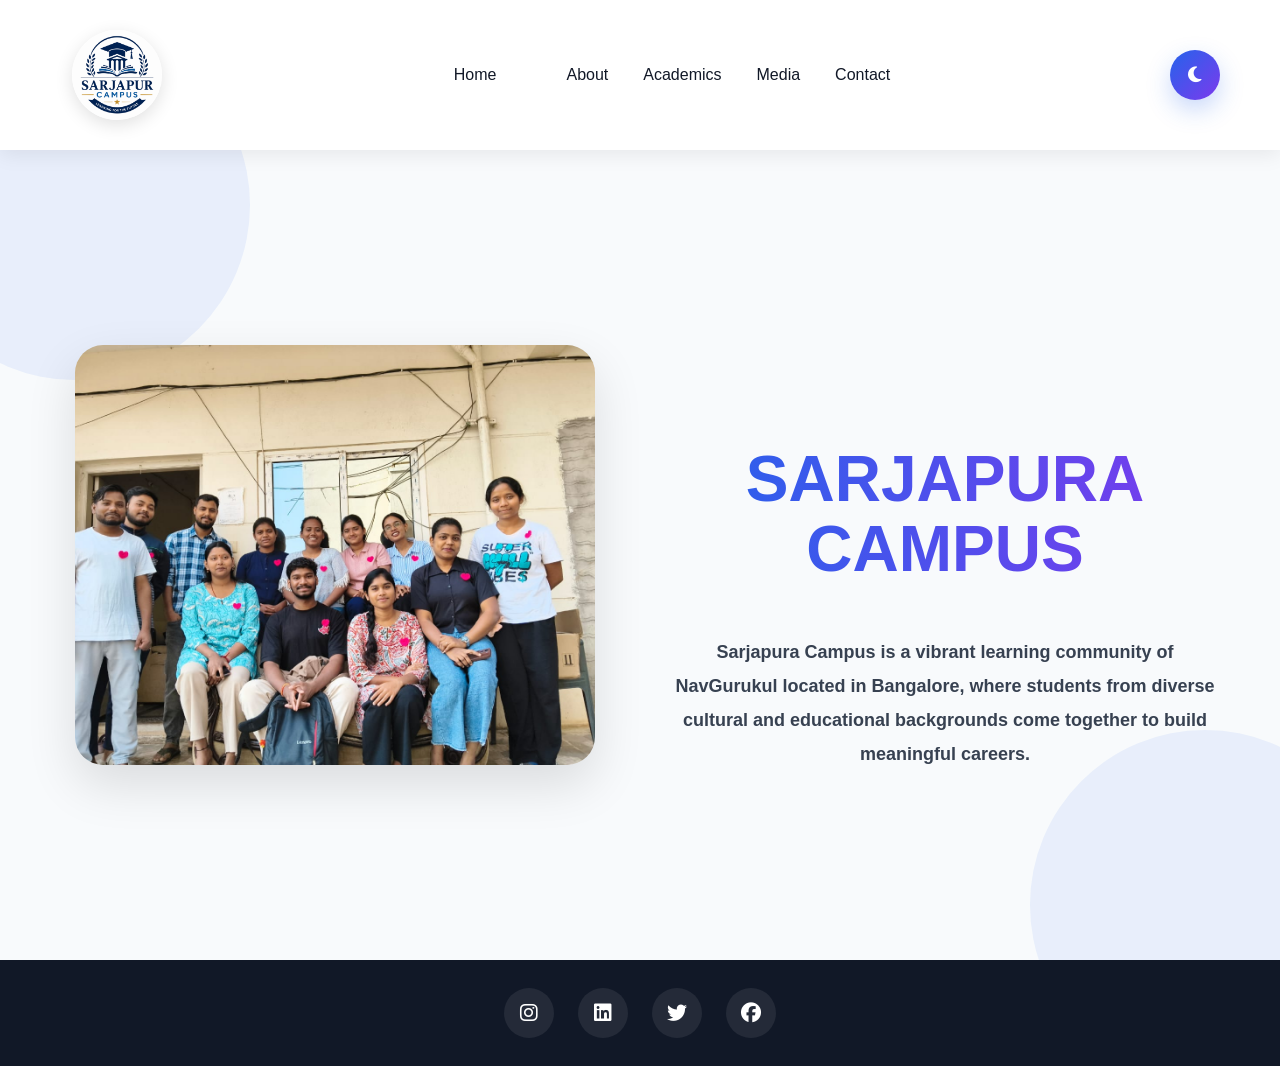
<file: project/index.html>
<!DOCTYPE html>
<html lang="en">

<head>
    <meta charset="UTF-8">
    <meta name="viewport" content="width=device-width, initial-scale=1.0">
    <link rel="stylesheet" href="./css/style.css">
    <title>SARJAPURA-NG</title>
    <link rel="shortcut icon" href="images/logo.jpg" type="image/x-icon">
    <link rel="stylesheet" href="https://cdnjs.cloudflare.com/ajax/libs/font-awesome/6.5.1/css/all.min.css">
</head>

<body>
    <header>
        <img src="./images/logo.jpg" height="100px">
        <nav class="navbar">

            <div class="dropdown">
                <a href="../index.html">Home</button>
            </div>

            <div class="dropdown">
                <button class="dropbtn">About</button>

                <div class="dropdown-content">
                    <a href="./pages/house.html">Houses</a>
                    <a href="./pages/team.html">Team</a>
                    <a href="./pages/council.html">Council</a>
                    <a href="./pages/alumni.html">Alumni</a>
                </div>
            </div>

            <div class="dropdown">
                <button class="dropbtn">Academics</button>

                <div class="dropdown-content">
                    <a href="./pages/programs.html">Programs</a>
                    <a href="./pages/curriculum.html">Curriculum</a>
                </div>
            </div>

            <div class="dropdown">
                <button class="dropbtn">Media</button>

                <div class="dropdown-content">
                    <a href="./pages/gallery.html">Memories</a>
                    <a href="./pages/celebrations.html">Celebrations</a>
                </div>
            </div>

            <div class="dropdown">
                <button class="dropbtn">Contact</button>

                <div class="dropdown-content">
                    <a href="./pages/contact.html">Contact</a>
                    <a href="./pages/feedback.html">Feedback</a>
                </div>
            </div>

        </nav>
        <button class="mode-btn">
            <i class="fa-solid fa-moon"></i>
        </button>
    </header>


    <main class="hero-section">

        <div class="hero-image">
            <img src="./images/team.jpeg" alt="">
        </div>

        <div class="hero-content">
            <h1>SARJAPURA CAMPUS</h1>

            <p>
                Sarjapura Campus is a vibrant learning community of NavGurukul located in Bangalore, where students from
                diverse cultural and educational backgrounds come together to build meaningful careers.
            </p>
        </div>

    </main>

    <footer>
        <div class="social-icons">
            <a href="https://www.instagram.com/ng_sarjapur?igsh=MXV0Y2RibTF5OWZvcQ%3D%3D" target="_blank"><i
                    class="fa-brands fa-instagram"></i></a>
            <a href="https://www.linkedin.com/school/navgurukul/" target="_blank"><i
                    class="fa-brands fa-linkedin"></i></a>
            <a href="https://x.com/navgurukul" target="_blank"><i class="fa-brands fa-twitter"></i></a>
            <a href="https://www.facebook.com/navgurukul?rdid=zTdsp96SzkZmkeNP&share_url=https%3A%2F%2Fwww.facebook.com%2Fshare%2F1ET22hd2AE%2F"
                target="_blank"><i class="fa-brands fa-facebook"></i></a>
        </div>
    </footer>

    <script src="./js/chatbox.js"></script>
</body>

</html>
</file>
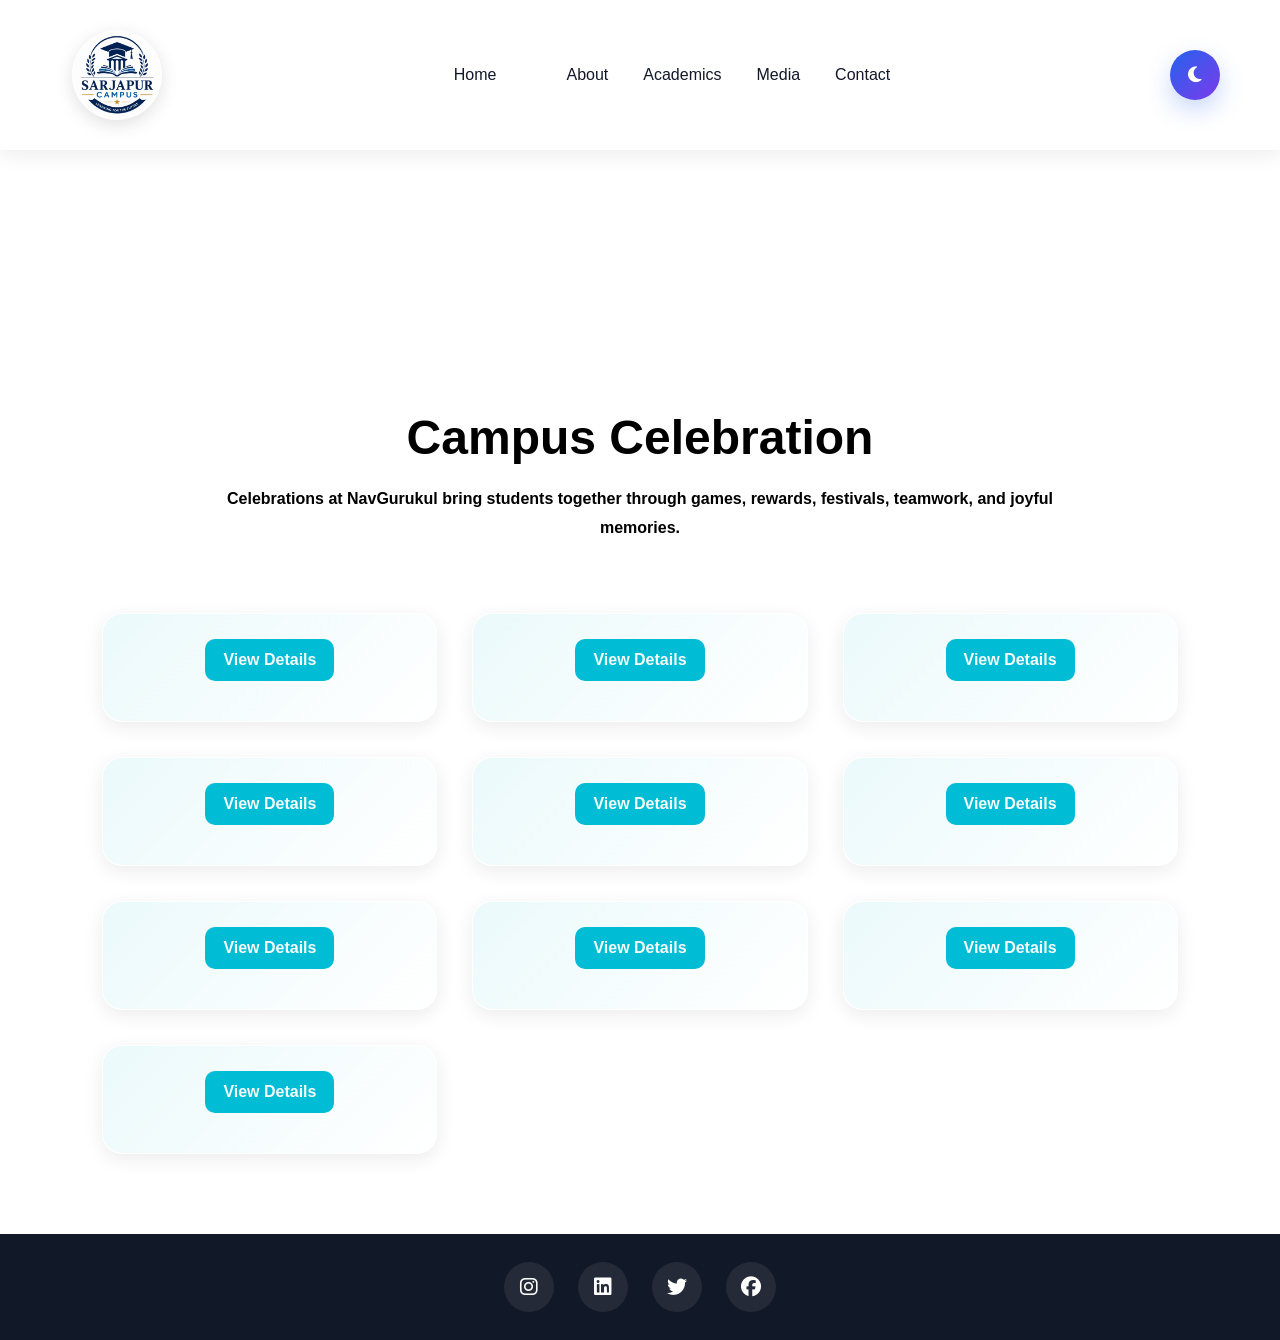
<file: project/pages/celebrations.html>
<!DOCTYPE html>
<html lang="en">

<head>
    <meta charset="UTF-8">
    <meta name="viewport" content="width=device-width, initial-scale=1.0">
    <title> Campus Celebration</title>
    <link rel="stylesheet" href="../css/style.css">
    <link rel="stylesheet" href="https://cdnjs.cloudflare.com/ajax/libs/font-awesome/6.5.1/css/all.min.css">
</head>

<body>
      <header>

        <img src="../images/logo.jpg">

        <nav class="navbar">

            <div class="dropdown">
                <a href="../index.html">Home</button>
            </div>

            <div class="dropdown">
                <button class="dropbtn">About</button>

                <div class="dropdown-content">
                    <a href="../pages/house.html">Houses</a>
                    <a href="../pages/team.html">Team</a>
                    <a href="../pages/council.html">Council</a>
                    <a href="../pages/alumni.html">Alumni</a>
                </div>
            </div>

            <div class="dropdown">
                <button class="dropbtn">Academics</button>

                <div class="dropdown-content">
                    <a href="../pages/programs.html">Programs</a>
                    <a href="../pages/corriculum.html">Curriculum</a>
                </div>
            </div>

            <div class="dropdown">
                <button class="dropbtn">Media</button>

                <div class="dropdown-content">
                    <a href="../pages/gellary.html">Memories</a>
                    <a href="../pages/celebrations.html">Celebrations</a>
                </div>
            </div>

            <div class="dropdown">
                <button class="dropbtn">Contact</button>

                <div class="dropdown-content">
                    <a href="../pages/contact.html">Contact</a>
                    <a href="../pages/feedback.html">Feedback</a>
                </div>
            </div>

        </nav>

        <button class="mode-btn">
            <i class="fa-solid fa-moon"></i>
        </button>

    </header>

    <section class="hero">

        <h1>Campus Celebration</h1>

        <p>
            Celebrations at NavGurukul bring students together
            through games, rewards, festivals, teamwork,
            and joyful memories.
        </p>

    </section>



    <section class="celebrations-container">

        <details class="Reward-card">

            <img src="../images/group.jpeg" alt="Reward Celebration" width="200" height="200">

            <h2>Effort Celebration</h2>

            <summary>View Details</summary>

            <p>
                At the end of every month, students are rewarded
                for their hard work, discipline, teamwork,
                and learning achievements. Celebration days
                begin with fun morning games and team activities.
            </p>

        </details>

        <details class="Republic-card">

            <img src="../images/republic.jpeg" alt="Republic Day" width="200" height="200">

            <h2>26 January Celebration</h2>

            <summary>View Details</summary>

            <p>
                Republic Day celebrations include patriotic
                activities, speeches, and inspiring programs
                that teach students the values of the nation.
            </p>

        </details>

        <details class="Holi-card">

            <img src="../images/holi.jpeg" alt="Holi" width="200" height="200">

            <h2>festivals Celebration</h2>

            <summary>View Details</summary>

            <p>
                Students celebrate Holi with colors, music,
                fun games, and happiness while enjoying
                beautiful moments together on campus.
            </p>

        </details>

        <details class="Independence-card">

            <img src="../images/independance.jpeg" alt="Independence Day" width="200" height="200">

            <h2>15 August Celebration</h2>

            <summary>View Details</summary>

            <p>
                Independence Day is celebrated with flag hoisting,
                patriotic songs, speeches, and cultural programs
                that show unity and love for the country.
            </p>

        </details>

        <details class="Christmas-card">

            <img src="../images/christmas.jpeg" alt="Christmas" width="200" height="200">

            <h2>Christmas Celebration</h2>

            <summary>View Details</summary>

            <p>
                Christmas is celebrated with decorations,
                music, dance, games, and joyful activities
                that create wonderful memories for students.
            </p>

        </details>

        <details class="Placement-card">

            <img src="../images/placement.jpeg" alt="Placement Farewell" width="200" height="200">

            <h2>Placement Farewell Celebration</h2>

            <summary>View Details</summary>

            <p>
                At NavGurukul, placement celebrations are very special
                moments for students. Friends and mentors gather together
                to celebrate the success of placed students with music,
                games, speeches, dancing, cake cutting, and memorable
                farewell activities.
            </p>

        </details>

        <details class="Workshops-card">

            <img src="../images/workshop.jpeg" alt="workshops-card" width="200" height="200">

            <h2>workshops</h2>

            <summary>View Details</summary>

            <p>
                Workshops at NavGurukul are designed to help students learn new skills
                through hands-on practice and real-world exposure. Students not only
                work on coding projects but also participate in industry visits and educational trips.
                These visits help them understand how companies work, improve practical knowledge,
                and connect classroom learning with real-life applications. Mentors guide
                students throughout these sessions to build confidence and technical skills.
            </p>

        </details>

        <details class="Hackathon-card">

            <img src="../images/hackathon.jpeg" alt="Hackathon-card" width="200" height="200">

            <h2>Hackathon</h2>

            <summary>View Details</summary>

            <p>

                Hackathons at NavGurukul are intensive learning events that usually
                run for 12 hours or 24 hours. During these hackathons,
                students work individually or in teams to build real projects,
                improve their coding skills, and enhance their profiles.
                Participants focus on problem-solving, creativity, and fast execution.
                It is similar to a real-world development environment where students design, code,
                and refine their projects within a limited time, helping them gain
                practical experience and confidence.

            </p>

        </details>

        <details class="Community events">

            <img src="../images/celebration.jpeg" alt="Holi" width="200" height="200">

            <h2>Community events </h2>

            <summary>View Details</summary>

            <p>

                Community events at NavGurukul are organized to bring all students
                together and build a strong sense of teamwork and belonging.
                These events include group activities, cultural programs, celebrations, discussions, and
                interactive sessions. Students get a chance to share their experiences,
                learn from each other, and enjoy moments outside regular academics.
                Community events help in improving communication, confidence, and
                collaboration among students while creating a positive and supportive campus environment.

            </p>

        </details>

        <details class="Competition-card">

            <img src="../images/Competition.jpeg" alt="Holi" width="200" height="200">

            <h2>Competition </h2>

            <summary>View Details</summary>

            <p>
                At NavGurukul, competitions are held between three houses
                where students participate in different activities and challenges.
                Each house works together as a team to perform their best, show coordination,
                and earn points through various tasks and events. At the end of the competition,
                the house with the highest performance is declared the winner. On the effort day,
                the winning house is appreciated and awarded as a recognition of their teamwork, discipline,
                and consistent effort throughout the competition.
            </p>

        </details>

    </section>

    <footer>
        <div class="social-icons">
            <a href="https://www.instagram.com/ng_sarjapur?igsh=MXV0Y2RibTF5OWZvcQ%3D%3D" target="_blank"><i
                    class="fa-brands fa-instagram"></i></a>
            <a href="https://www.linkedin.com/school/navgurukul/" target="_blank"><i
                    class="fa-brands fa-linkedin"></i></a>
            <a href="https://x.com/navgurukul" target="_blank"><i class="fa-brands fa-twitter"></i></a>
            <a href="https://www.facebook.com/navgurukul?rdid=zTdsp96SzkZmkeNP&share_url=https%3A%2F%2Fwww.facebook.com%2Fshare%2F1ET22hd2AE%2F"
                target="_blank"><i class="fa-brands fa-facebook"></i></a>
        </div>
    </footer>
</body>

</html>
</file>
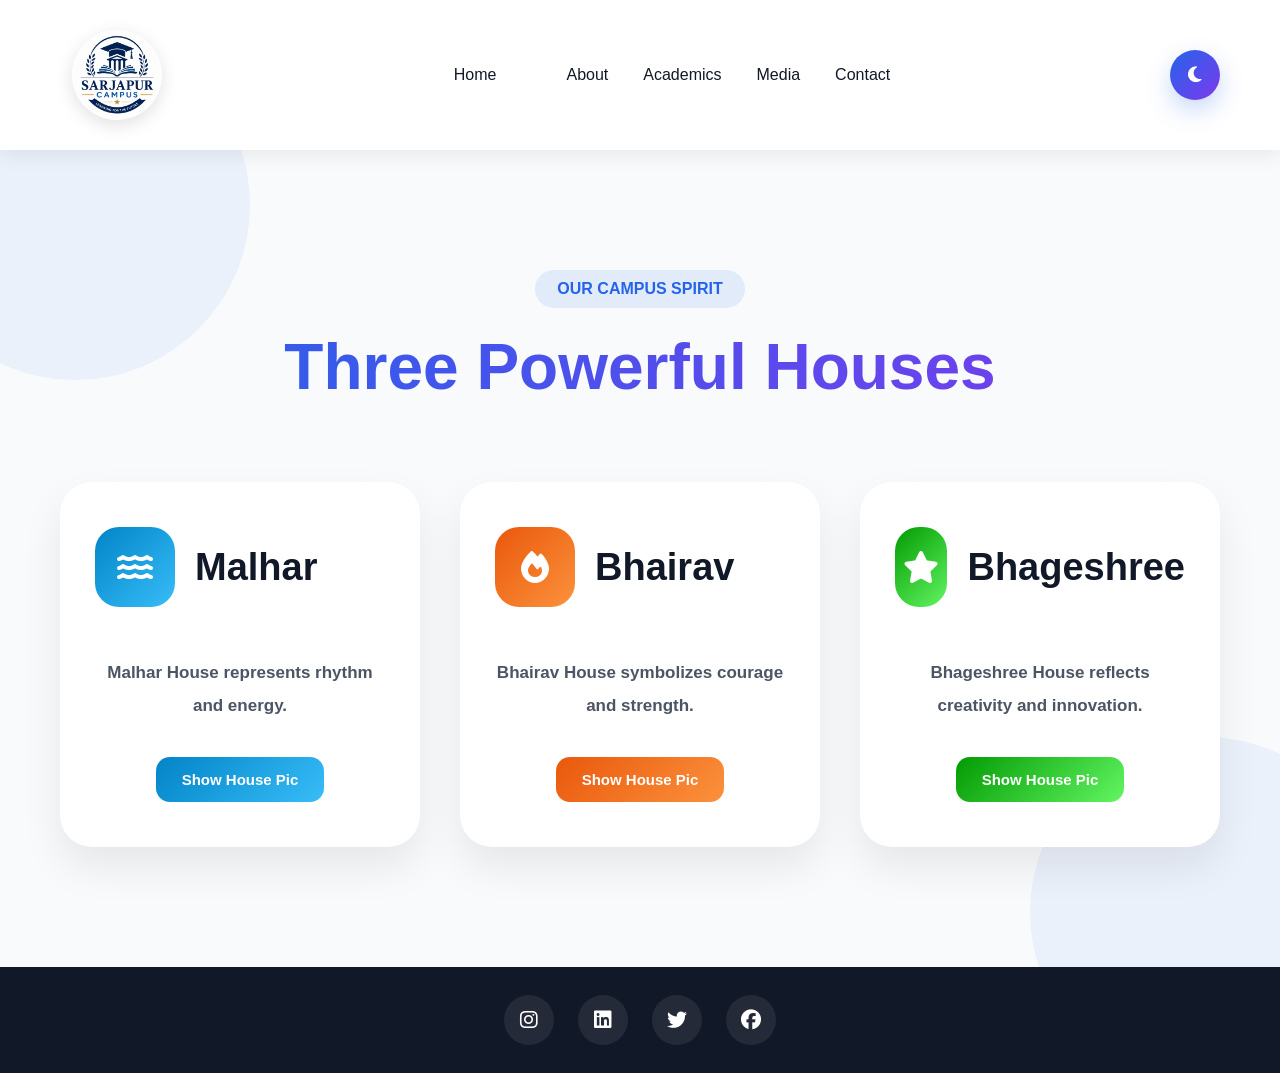
<file: project/pages/house.html>
<!DOCTYPE html>
<html lang="en">

<head>
    <meta charset="UTF-8">
    <meta name="viewport" content="width=device-width, initial-scale=1.0">
    <title>Houses</title>
    <link rel="stylesheet" href="../css/style.css">
    <link rel="stylesheet" href="https://cdnjs.cloudflare.com/ajax/libs/font-awesome/6.5.1/css/all.min.css">
</head>

<body>
     <header>

        <img src="../images/logo.jpg">

        <nav class="navbar">

            <div class="dropdown">
                <a href="../index.html">Home</button>
            </div>

            <div class="dropdown">
                <button class="dropbtn">About</button>

                <div class="dropdown-content">
                    <a href="../pages/house.html">Houses</a>
                    <a href="../pages/team.html">Team</a>
                    <a href="../pages/council.html">Council</a>
                    <a href="../pages/alumni.html">Alumni</a>
                </div>
            </div>

            <div class="dropdown">
                <button class="dropbtn">Academics</button>

                <div class="dropdown-content">
                    <a href="../pages/programs.html">Programs</a>
                    <a href="../pages/corriculum.html">Curriculum</a>
                </div>
            </div>

            <div class="dropdown">
                <button class="dropbtn">Media</button>

                <div class="dropdown-content">
                    <a href="../pages/gellary.html">Memories</a>
                    <a href="../pages/celebrations.html">Celebrations</a>
                </div>
            </div>

            <div class="dropdown">
                <button class="dropbtn">Contact</button>

                <div class="dropdown-content">
                    <a href="../pages/contact.html">Contact</a>
                    <a href="../pages/feedback.html">Feedback</a>
                </div>
            </div>

        </nav>

        <button class="mode-btn">
            <i class="fa-solid fa-moon"></i>
        </button>

    </header>

    <section class="houses-section">
        <div class="houses-title">
            <span>OUR CAMPUS SPIRIT</span>
            <h2>Three Powerful Houses</h2>
        </div>

        <div class="houses-wrapper">
            <!-- MALHAR -->
            <div class="house-card malhar-card">
                <div class="house-top">
                    <i class="fa-solid fa-water"></i>
                    <h3>Malhar</h3>
                </div>

                <p>
                    Malhar House represents rhythm and energy.
                </p>
                <button class="explore-btn" data-image="../images/malhar.jpg">
                    Show House Pic
                </button>

            </div>
            <!-- BHAIRAV -->
            <div class="house-card bhairav-card">
                <div class="house-top">
                    <i class="fa-solid fa-fire"></i>
                    <h3>Bhairav</h3>
                </div>
                <p>
                    Bhairav House symbolizes courage and strength.
                </p>
                <button class="explore-btn" data-image="../images/bhairav.jpg">
                    Show House Pic
                </button>

            </div>
            <!-- BHAGESHREE -->
            <div class="house-card bhageshree-card">
                <div class="house-top">
                    <i class="fa-solid fa-star"></i>
                    <h3>Bhageshree</h3>
                </div>
                <p>
                    Bhageshree House reflects creativity and innovation.
                </p>
                <button class="explore-btn" data-image="../images/bhageshree.jpg">
                    Show House Pic
                </button>
            </div>
        </div>

    </section>
    <!-- POPUP -->
    <div class="house-popup" id="housePopup">
        <span class="close-popup" id="closePopup">
            <i class="fa-solid fa-xmark"></i>
        </span>
        <img id="popupImage">
    </div>

    <footer>
        <div class="social-icons">
            <a href="https://www.instagram.com/ng_sarjapur?igsh=MXV0Y2RibTF5OWZvcQ%3D%3D" target="_blank"><i
                    class="fa-brands fa-instagram"></i></a>
            <a href="https://www.linkedin.com/school/navgurukul/" target="_blank"><i
                    class="fa-brands fa-linkedin"></i></a>
            <a href="https://x.com/navgurukul" target="_blank"><i class="fa-brands fa-twitter"></i></a>
            <a href="https://www.facebook.com/navgurukul?rdid=zTdsp96SzkZmkeNP&share_url=https%3A%2F%2Fwww.facebook.com%2Fshare%2F1ET22hd2AE%2F"
                target="_blank"><i class="fa-brands fa-facebook"></i></a>
        </div>
    </footer>

    <!-- JS -->
    <script src="../js/main.js"></script>
</body>

</html>
</file>
<file: project/css/style.css>
@import url('https://fonts.googleapis.com/css2?family=Poppins:wght@300;400;500;600;700&display=swap');

* {
    margin: 0;
    padding: 0;
    box-sizing: border-box;
}

body {
    font-family: 'Poppins', sans-serif;
    background: #f8fafc;
    color: #111827;
    overflow-x: hidden;
    transition: 0.4s ease;
}

header {
    width: 100%;
    padding: 18px 60px;
    display: flex;
    justify-content: space-between;
    align-items: center;
    position: sticky;
    top: 0;
    z-index: 1000;
    background: rgba(255, 255, 255, 0.85);
    backdrop-filter: blur(12px);
    box-shadow: 0 4px 20px rgba(0, 0, 0, 0.08);
}

header img {
    width: 90px;
    height: 90px;

    border-radius: 50%;
    object-fit: cover;
}

.navbar {
    display: flex;
    align-items: center;
    gap: 35px;
}

.navbar a,
.dropbtn {
    text-decoration: none;
    border: none;
    background: none;
    color: #111827;
    font-size: 16px;
    font-weight: 500;
    cursor: pointer;
    position: relative;
}

.navbar a::after,
.dropbtn::after {
    content: "";
    position: absolute;
    width: 0%;
    height: 2px;
    left: 0;
    bottom: -6px;
    background: #2563eb;
    transition: 0.3s ease;
}

.navbar a:hover::after,
.dropbtn:hover::after {
    width: 100%;
}

.navbar a:hover,
.dropbtn:hover {
    color: #2563eb;
}

.dropdown {
    position: relative;
}

.dropdown-content {
    position: absolute;
    top: 130%;
    left: 0;
    width: 220px;
    background: white;
    border-radius: 16px;
    overflow: hidden;
    box-shadow: 0 10px 30px rgba(0, 0, 0, 0.12);
    opacity: 0;
    visibility: hidden;
    transform: translateY(10px);
    transition: 0.35s ease;
}

.dropdown:hover .dropdown-content {
    opacity: 1;
    visibility: visible;
    transform: translateY(0);
}

.dropdown-content a {
    display: block;
    padding: 14px 18px;
    color: #111827;
    transition: 0.3s ease;
}

.dropdown-content a:hover {
    background: #f1f5f9;
    color: #2563eb;
    padding-left: 24px;
}

.mode-btn {
    width: 50px;
    height: 50px;
    border: none;
    border-radius: 50%;
    background: linear-gradient(135deg, #2563eb, #7c3aed);
    color: white;
    font-size: 18px;
    cursor: pointer;
    transition: 0.35s ease;
    box-shadow: 0 10px 25px rgba(37, 99, 235, 0.25);
}

.mode-btn:hover {
    transform: rotate(15deg) scale(1.05);
}

.hero-section {
    min-height: 90vh;
    padding: 80px 60px;
    display: flex;
    justify-content: space-between;
    align-items: center;
    gap: 60px;
    flex-wrap: wrap;
    position: relative;
    background: #f8fafc;
    overflow: hidden;
}

.hero-section::before,
.hero-section::after {
    content: "";
    position: absolute;
    width: 350px;
    height: 350px;
    border-radius: 50%;
    background: rgba(37, 99, 235, 0.08);
    animation: float 8s infinite ease-in-out;
}

.hero-section::before {
    top: -120px;
    left: -100px;
}

.hero-section::after {
    bottom: -120px;
    right: -100px;

    animation-delay: 2s;
}

/* HERO CONTENT */

.hero-content {

    flex: 1;
    min-width: 300px;

    position: relative;
    z-index: 1;

    animation: fadeUp 1s ease;
}

.hero-content h1 {

    font-size: 64px;

    line-height: 1.1;

    margin-bottom: 24px;

    background:
        linear-gradient(to right, #2563eb, #7c3aed);

    -webkit-background-clip: text;

    color: transparent;
}

.hero-content p {

    font-size: 18px;

    line-height: 1.9;

    max-width: 650px;

    color: #374151;
}

/* HERO IMAGE */

.hero-image {

    flex: 1;

    display: flex;
    justify-content: center;

    min-width: 300px;

    position: relative;
    z-index: 1;

    animation: fadeUp 1.2s ease;
}

.hero-image img {

    width: 100%;
    max-width: 520px;

    height: 420px;

    object-fit: cover;

    border-radius: 28px;

    box-shadow:
        0 20px 50px rgba(0, 0, 0, 0.12);

    transition: 0.35s ease;
}

.hero-image img:hover {

    transform: scale(1.03);
}

.rating-box {
    margin-bottom: 30px;
}

.rating-box h3 {
    margin-bottom: 14px;
    color: #111827;
    font-size: 18px;
}

.stars {
    display: flex;
    flex-direction: row-reverse;
    justify-content: flex-end;
    gap: 10px;
}

/* HIDE RADIO */

.stars input {
    display: none;
}

/* STAR */

.stars label {
    font-size: 32px;
    color: #d1d5db;
    cursor: pointer;
    transition: 0.3s ease;
}

/* HOVER EFFECT */

.stars label:hover,
.stars label:hover~label {
    color: #facc15;
}

/* SELECTED */

.stars input:checked~label {
    color: #facc15;
}

.feedback-container,
.contact-section {

    min-height: 100vh;

    padding: 80px 60px;

    display: flex;
    justify-content: center;
    align-items: center;

    gap: 60px;

    flex-wrap: wrap;

    position: relative;

    background: #f8fafc;

    overflow: hidden;
}

/* BACKGROUND CIRCLES */

.feedback-container::before,
.feedback-container::after,
.contact-section::before,
.contact-section::after {

    content: "";

    position: absolute;

    width: 350px;
    height: 350px;

    border-radius: 50%;

    background:
        rgba(37, 99, 235, 0.08);

    z-index: 0;

    animation: float 8s infinite ease-in-out;
}

.feedback-container::before,
.contact-section::before {

    top: -100px;
    left: -100px;
}

.feedback-container::after,
.contact-section::after {

    bottom: -120px;
    right: -100px;

    animation-delay: 2s;
}

/* LEFT SECTION */

.feedback-left,
.contact-left {

    flex: 1;
    min-width: 300px;

    position: relative;
    z-index: 1;

    animation: fadeUp 1s ease;
}

.feedback-left h1,
.contact-left h1 {

    font-size: 60px;

    line-height: 1.1;

    margin-bottom: 20px;

    background:
        linear-gradient(to right, #2563eb, #7c3aed);

    -webkit-background-clip: text;

    color: transparent;
}

.feedback-left p,
.contact-left p {

    font-size: 18px;

    line-height: 1.8;

    color: #374151;

    margin-bottom: 40px;
}

/* ICONS */

.feedback-icons,
.contact-info {

    display: flex;
    flex-direction: column;
    gap: 22px;
}

.feedback-icons div,
.contact-info div {

    display: flex;
    align-items: center;
    gap: 16px;

    font-size: 18px;

    color: #111827;
}

.feedback-icons i,
.contact-info i {

    width: 55px;
    height: 55px;

    border-radius: 50%;

    background:
        linear-gradient(135deg, #2563eb, #7c3aed);

    color: white;

    display: flex;
    justify-content: center;
    align-items: center;

    box-shadow:
        0 10px 20px rgba(37, 99, 235, 0.2);
}

/* FORM BOX */

.feedback-form-box,
.contact-form-box {

    flex: 1;
    min-width: 320px;

    padding: 45px;

    border-radius: 30px;

    background: white;

    position: relative;
    z-index: 1;

    box-shadow:
        0 20px 50px rgba(0, 0, 0, 0.08);

    animation: fadeUp 1.2s ease;
}

.feedback-form-box h2,
.contact-form-box h2 {

    font-size: 32px;

    margin-bottom: 30px;

    color: #111827;
}

/* INPUT BOX */

.input-box {

    position: relative;

    margin-bottom: 28px;
}

/* INPUT */

.input-box input,
.input-box textarea {

    width: 100%;

    padding: 16px;

    border: 1px solid #dbe2ea;

    outline: none;

    border-radius: 14px;

    background: #f9fafb;

    color: #111827;

    font-size: 16px;

    transition: 0.3s ease;
}

.input-box textarea {

    resize: none;

    height: 140px;
}

/* INPUT FOCUS */

.input-box input:focus,
.input-box textarea:focus {

    border-color: #2563eb;

    box-shadow:
        0 0 0 4px rgba(37, 99, 235, 0.1);
}

/* LABEL */

.input-box label {

    position: absolute;

    left: 16px;
    top: 16px;

    color: #6b7280;

    pointer-events: none;

    transition: 0.3s ease;
}

/* FLOAT LABEL */

.input-box input:focus~label,
.input-box input:valid~label,
.input-box textarea:focus~label,
.input-box textarea:valid~label {

    top: -10px;
    left: 12px;

    font-size: 13px;

    background: white;

    padding: 2px 8px;

    color: #2563eb;
}

/* BUTTON */

.feedback-form-box button,
.contact-form-box button {

    width: 100%;

    padding: 16px;

    border: none;
    border-radius: 14px;

    background:
        linear-gradient(135deg, #2563eb, #7c3aed);

    color: white;

    font-size: 17px;
    font-weight: 600;

    cursor: pointer;

    transition: 0.35s ease;
}

.feedback-form-box button:hover,
.contact-form-box button:hover {

    transform: translateY(-4px);

    box-shadow:
        0 15px 30px rgba(37, 99, 235, 0.25);
}


/* =========================
   FOOTER
========================= */

footer {

    padding: 28px 40px;

    display: flex;
    justify-content: center;
    align-items: center;

    background: #111827;

    position: relative;
    z-index: 10;
}

.social-icons {

    display: flex;

    gap: 24px;
}

.social-icons a {

    width: 50px;
    height: 50px;

    display: flex;
    justify-content: center;
    align-items: center;

    border-radius: 50%;

    background:
        rgba(255, 255, 255, 0.08);

    color: white;

    text-decoration: none;

    font-size: 20px;

    transition: 0.3s ease;
}

.social-icons a:hover {

    transform: translateY(-5px);

    background: #2563eb;
}

/* =========================
   ANIMATIONS
========================= */

@keyframes float {

    0%,
    100% {
        transform: translateY(0px);
    }

    50% {
        transform: translateY(25px);
    }
}

@keyframes fadeUp {

    from {
        opacity: 0;
        transform: translateY(70px);
    }

    to {
        opacity: 1;
        transform: translateY(0);
    }
}

/* =========================
   RESPONSIVE
========================= */

@media (max-width: 992px) {

    header {

        padding: 18px 25px;

        flex-direction: column;

        gap: 20px;
    }

    .navbar {

        flex-wrap: wrap;

        justify-content: center;

        gap: 20px;
    }

    .hero-section,
    .feedback-container,
    .contact-section {

        flex-direction: column;

        text-align: center;

        padding: 60px 20px;
    }

    .hero-content h1,
    .feedback-left h1,
    .contact-left h1 {

        font-size: 42px;
    }

    .feedback-form-box,
    .contact-form-box {

        width: 100%;
    }

    .feedback-icons div,
    .contact-info div {

        justify-content: center;
    }
}

@media (max-width: 600px) {

    .hero-content h1,
    .feedback-left h1,
    .contact-left h1 {

        font-size: 32px;
    }

    .hero-content p,
    .feedback-left p,
    .contact-left p {

        font-size: 16px;
    }

    .navbar {

        gap: 14px;
    }

    .dropdown-content {

        width: 180px;
    }

    .social-icons {

        gap: 14px;
    }
}

/* =========================
   HOUSES SECTION
========================= */

.houses-section {

    padding: 120px 60px;

    background: #f8fafc;

    position: relative;

    overflow: hidden;
}

/* BACKGROUND EFFECT */

.houses-section::before,
.houses-section::after {

    content: "";
    position: absolute;
    width: 350px;
    height: 350px;
    border-radius: 50%;

    background: rgba(37, 99, 235, 0.06);

    z-index: 0;

    animation: float 8s infinite ease-in-out;
}

.houses-section::before {

    top: -120px;
    left: -100px;
}

.houses-section::after {

    bottom: -120px;
    right: -100px;

    animation-delay: 2s;
}

/* =========================
   TITLE
========================= */

.houses-title {

    text-align: center;

    margin-bottom: 80px;

    position: relative;

    z-index: 1;
}

.houses-title span {

    display: inline-block;

    padding: 10px 22px;

    border-radius: 40px;

    background: rgba(37, 99, 235, 0.1);

    color: #2563eb;

    font-weight: 600;

    margin-bottom: 24px;
}

.houses-title h2 {

    font-size: 64px;

    line-height: 1.1;

    margin-bottom: 24px;

    background:
        linear-gradient(to right, #2563eb, #7c3aed);

    -webkit-background-clip: text;

    color: transparent;
}

.houses-title p {

    max-width: 760px;

    margin: auto;

    font-size: 18px;

    line-height: 1.9;

    color: #4b5563;
}

/* =========================
   WRAPPER
========================= */

.houses-wrapper {

    display: grid;

    grid-template-columns:
        repeat(auto-fit, minmax(320px, 1fr));

    gap: 40px;

    position: relative;

    z-index: 1;
}

/* =========================
   CARD
========================= */

.house-card {

    position: relative;

    padding: 45px 35px;

    border-radius: 32px;

    overflow: hidden;

    background: white;

    transition: 0.4s ease;

    box-shadow:
        0 20px 40px rgba(0, 0, 0, 0.08);
}

.house-card:hover {

    transform:
        translateY(-12px) scale(1.02);

    box-shadow:
        0 30px 60px rgba(0, 0, 0, 0.14);
}

/* =========================
   GLOW EFFECT
========================= */

.house-glow {

    position: absolute;

    width: 180px;
    height: 180px;

    border-radius: 50%;

    top: -60px;
    right: -60px;

    opacity: 0.12;
}

/* MALHAR */

.malhar-card .house-glow {
    background: #0ea5e9;
}

/* BHAIRAV */

.bhairav-card .house-glow {
    background: #f97316;
}

/* BHAGESHREE */

.bhageshree-card .house-glow {
    background: #a855f7;
}

/* =========================
   TOP AREA
========================= */

.house-top {

    display: flex;

    align-items: center;

    gap: 20px;

    margin-bottom: 30px;

    position: relative;

    z-index: 2;
}

/* ICON */

.house-top i {

    width: 80px;
    height: 80px;

    border-radius: 24px;

    display: flex;

    justify-content: center;
    align-items: center;

    color: white;

    font-size: 32px;
}

/* ICON COLORS */

.malhar-card .house-top i {

    background:
        linear-gradient(135deg, #0284c7, #38bdf8);
}

.bhairav-card .house-top i {

    background:
        linear-gradient(135deg, #ea580c, #fb923c);
}

.bhageshree-card .house-top i {

    background:
        linear-gradient(135deg, #029a02, #62f662);
}

/* TITLE */

.house-top h3 {

    font-size: 38px;

    color: #111827;
}

/* =========================
   PARAGRAPH
========================= */

.house-card p {

    font-size: 17px;

    line-height: 1.9;

    color: #4b5563;

    margin-bottom: 35px;

    position: relative;

    z-index: 2;
}

/* =========================
   BUTTON
========================= */

.house-card button {

    padding: 14px 26px;

    border: none;

    border-radius: 14px;

    color: white;

    font-size: 15px;

    font-weight: 600;

    cursor: pointer;

    transition: 0.35s ease;

    position: relative;

    z-index: 2;
}

/* BUTTON COLORS */

.malhar-card button {

    background:
        linear-gradient(135deg, #0284c7, #38bdf8);
}

.bhairav-card button {

    background:
        linear-gradient(135deg, #ea580c, #fb923c);
}

.bhageshree-card button {

    background:
        linear-gradient(135deg, #029a02, #62f662);
}

/* BUTTON HOVER */

.house-card button:hover {

    transform: translateY(-4px);
}

/* =========================
   ANIMATION
========================= */

@keyframes float {

    0%,
    100% {
        transform: translateY(0px);
    }

    50% {
        transform: translateY(25px);
    }
}

/* =========================
   DARK MODE
========================= */

.dark-mode .houses-section {

    background: #0f172a;
}

.dark-mode .house-card {

    background: #1e293b;
}

.dark-mode .house-top h3 {

    color: white;
}

.dark-mode .house-card p,
.dark-mode .houses-title p {

    color: #cbd5e1;
}

/* =========================
   RESPONSIVE
========================= */

@media (max-width: 768px) {

    .houses-section {

        padding: 80px 20px;
    }

    .houses-title h2 {

        font-size: 42px;
    }

    .house-top {

        flex-direction: column;

        text-align: center;
    }

    .house-top h3 {

        font-size: 32px;
    }
}

/* =========================
    background: linear-gradient(135deg, #7c3aed, #ec4899);
}

.house-card button:hover {

    transform: translateY(-4px);
}

/* DARK MODE */

.dark-mode .houses-section {
    background: #0f172a;
}

.dark-mode .house-card {
    background: #1e293b;
}

.dark-mode .house-top h3 {
    color: white;
}

.dark-mode .house-card p,
.dark-mode .houses-title p {
    color: #cbd5e1;
}

/* ANIMATION */

@keyframes float {

    0%,
    100% {
        transform: translateY(0px);
    }

    50% {
        transform: translateY(25px);
    }
}

/* RESPONSIVE */

@media (max-width: 768px) {

    .houses-section {
        padding: 80px 20px;
    }

    .houses-title h2 {
        font-size: 42px;
    }

    .house-top {
        flex-direction: column;
        text-align: center;
    }

    .house-top h3 {
        font-size: 32px;
    }
}


/* POPUP */

.house-popup {

    position: fixed;

    inset: 0;

    background: rgba(0, 0, 0, 0.8);

    display: flex;

    justify-content: center;
    align-items: center;

    opacity: 0;

    visibility: hidden;

    transition: 0.4s ease;

    z-index: 999;
}

/* SHOW */

.house-popup.show {

    opacity: 1;

    visibility: visible;
}

/* IMAGE */

.house-popup img {

    width: 90%;

    max-width: 800px;

    border-radius: 24px;

    transform: scale(0.8);

    transition: 0.4s ease;
}

.house-popup.show img {

    transform: scale(1);
}

/* CLOSE */

.close-popup {

    position: absolute;

    top: 30px;
    right: 40px;

    width: 55px;
    height: 55px;

    background: white;

    border-radius: 50%;

    display: flex;

    justify-content: center;
    align-items: center;

    cursor: pointer;

    font-size: 24px;
}

/* =========================
   RESET
========================= */

* {
    margin: 0;
    padding: 0;
    box-sizing: border-box;
}

/* =========================
   BODY
========================= */

body {

    font-family: Arial, sans-serif;

    background: #f8fafc;

    color: #111827;
}

/* =========================
   HERO
========================= */

.policy-hero {

    padding: 100px 20px 70px;

    text-align: center;

    background: white;
}

.policy-hero span {

    display: inline-block;

    padding: 10px 20px;

    border-radius: 30px;

    background: #dbeafe;

    color: #2563eb;

    font-weight: bold;

    margin-bottom: 20px;
}

.policy-hero h1 {

    font-size: 55px;

    margin-bottom: 20px;

    color: #2563eb;
}

.policy-hero p {

    max-width: 800px;

    margin: auto;

    line-height: 1.8;

    color: #4b5563;
}

/* =========================
   POLICY SECTION
========================= */

.policy-section {

    max-width: 950px;

    margin: auto;

    padding: 50px 20px 100px;
}

/* =========================
   POLICY CARD
========================= */

.policy-card {

    background: white;

    margin-bottom: 25px;

    border-radius: 20px;

    overflow: hidden;

    box-shadow:
        0 10px 25px rgba(0, 0, 0, 0.08);
}

/* =========================
   BUTTON
========================= */

.policy-btn {

    width: 100%;

    padding: 25px;

    border: none;

    background: white;

    display: flex;

    justify-content: space-between;

    align-items: center;

    font-size: 20px;

    font-weight: bold;

    cursor: pointer;

    transition: 0.3s;
}

.policy-btn:hover {

    background: #f1f5f9;
}

/* =========================
   CONTENT
========================= */

.policy-content {

    max-height: 0;

    overflow: hidden;

    transition: 0.4s ease;

    padding: 0 25px;
}

.policy-content.active {

    max-height: 500px;

    padding: 0 25px 25px;
}

.policy-content h3 {

    margin-top: 20px;

    margin-bottom: 10px;

    color: #2563eb;
}

.policy-content p {

    line-height: 1.8;

    color: #4b5563;
}

/* =========================
   RESPONSIVE
========================= */

@media (max-width: 768px) {

    .policy-hero h1 {

        font-size: 38px;
    }

    .policy-btn {

        font-size: 17px;
    }
}


/* =========================
   TEAM PAGE CSS
========================= */
/* =========================
   TEAM PAGE CSS
========================= */

.team-page {
    padding: 120px 8% 80px;
    min-height: 100vh;
    background: #f8fafc;
    color: #111827;
    display: block;
}

/* =========================
   HEADING
========================= */

.team-heading {
    text-align: center;
    margin-bottom: 60px;
    animation: fadeUp 1s ease;
}

.team-heading span {
    color: #00bcd4;
    font-size: 14px;
    letter-spacing: 2px;
    text-transform: uppercase;
    font-weight: 600;
}

.team-heading h1 {
    font-size: 3rem;
    margin: 15px 0;
}

.team-heading p {
    max-width: 850px;
    margin: auto;
    line-height: 1.8;
    font-size: 1rem;
    color: #4b5563;
}

/* =========================
   TEAM GRID
========================= */

.team-container {
    display: grid;
    grid-template-columns: repeat(3, 1fr);
    gap: 30px;
    margin-top: 50px;
}

/* =========================
   CARD
========================= */

.team-card {
    background: white;
    border-radius: 20px;
    overflow: hidden;
    padding: 25px;
    transition: 0.4s ease;
    position: relative;
    box-shadow: 0 5px 20px rgba(0, 0, 0, 0.08);
}

.team-card:hover {
    transform: translateY(-10px);
    box-shadow: 0 10px 35px rgba(0, 0, 0, 0.15);
}

/* =========================
   IMAGE
========================= */

.team-image {
    width: 100%;
    height: 320px;
    overflow: hidden;
    border-radius: 15px;
    background: #f5f5f5;

    display: flex;
    justify-content: center;
    align-items: center;
}

.team-image img {
    width: 100%;
    height: 100%;
    object-fit: contain;
    transition: 0.5s ease;
}

.team-card:hover img {
    transform: scale(1.05);
}

/* =========================
   CONTENT
========================= */

.team-content {
    margin-top: 20px;
}

.team-content h2 {
    font-size: 1.5rem;
    margin-bottom: 10px;
    color: #111827;
}

.team-role {
    color: #00bcd4;
    font-weight: 600;
    display: inline-block;
    margin-bottom: 15px;
}

.team-content p {
    line-height: 1.7;
    font-size: 0.95rem;
    color: #4b5563;
}

/* =========================
   ANIMATION
========================= */

@keyframes fadeUp {

    from {
        opacity: 0;
        transform: translateY(40px);
    }

    to {
        opacity: 1;
        transform: translateY(0);
    }
}

/* =========================
   RESPONSIVE
========================= */

@media (max-width: 992px) {

    .team-container {
        grid-template-columns: repeat(2, 1fr);
    }
}

@media (max-width: 768px) {

    .team-page {
        padding: 100px 5% 60px;
    }

    .team-heading h1 {
        font-size: 2.2rem;
    }

    .team-container {
        grid-template-columns: 1fr;
    }

    .team-image {
        height: 280px;
    }
}

/* =========================
   COUNCIL PAGE CSS
========================= */

main {
    padding: 120px 8% 80px;
    min-height: 100vh;
    background: var(--bg-color);
    color: var(--text-color);
}

/* HEADING */

main h1 {
    text-align: center;
    font-size: 3rem;
    margin-bottom: 20px;
    animation: fadeUp 1s ease;
}

main>p {
    text-align: center;
    max-width: 850px;
    margin: auto;
    line-height: 1.8;
    color: var(--light-text);
    margin-bottom: 60px;
    font-size: 1rem;
}

/* GRID */

main {
    display: grid;
    grid-template-columns: repeat(auto-fit, minmax(320px, 1fr));
    gap: 35px;
}

/* FIX FOR H1 + P FULL WIDTH */

main h1,
main>p {
    grid-column: 1 / -1;
}

/* CARD */

.card {
    background: var(--card-bg);
    border-radius: 20px;
    padding: 25px;
    text-align: center;
    position: relative;
    overflow: hidden;
    transition: 0.4s ease;
    box-shadow: 0 5px 20px rgba(0, 0, 0, 0.08);
    border: 1px solid rgba(255, 255, 255, 0.08);
}

.card:hover {
    transform: translateY(-10px);
    box-shadow: 0 10px 35px rgba(0, 0, 0, 0.15);
}

.card::before {
    content: "";
    position: absolute;
    inset: 0;
    background: linear-gradient(135deg,
            rgba(0, 188, 212, 0.08),
            transparent);
    pointer-events: none;
}

/* IMAGE */

.card img {
    width: 180px;
    height: 180px;
    object-fit: cover;
    border-radius: 15px;
    margin: 20px 0;
    transition: 0.4s ease;
}

.card:hover img {
    transform: scale(1.05);
}

/* TEXT */

.card h2 {
    font-size: 1.4rem;
    margin-bottom: 10px;
}

.name {
    color: #00bcd4;
    font-size: 1.1rem;
    font-weight: 600;
    margin-bottom: 15px;
}

.card p {
    line-height: 1.7;
    color: var(--light-text);
    font-size: 0.95rem;
}

.initiative {
    background: rgba(0, 188, 212, 0.08);
    padding: 12px;
    border-radius: 10px;
}

/* ANIMATION */

@keyframes fadeUp {

    from {
        opacity: 0;
        transform: translateY(40px);
    }

    to {
        opacity: 1;
        transform: translateY(0);
    }
}

/* RESPONSIVE */

@media(max-width:768px) {

    main {
        padding: 100px 5% 60px;
        grid-template-columns: 1fr;
    }

    main h1 {
        font-size: 2.2rem;
    }

    .card img {
        width: 160px;
        height: 160px;
    }
}

/* =========================
   COUNCIL PAGE CSS
========================= */

.council-page {
    padding: 120px 8% 80px;
    min-height: 100vh;
    background: var(--bg-color);
    color: var(--text-color);
}

/* =========================
   HEADING
========================= */

.council-heading {
    text-align: center;
    margin-bottom: 60px;
    animation: fadeUp 1s ease;
}

.council-heading h1 {
    font-size: 3rem;
    margin-bottom: 20px;
}

.council-heading p {
    max-width: 850px;
    margin: auto;
    line-height: 1.8;
    color: var(--light-text);
    font-size: 1rem;
}

/* =========================
   GRID
========================= */

.council-container {
    display: grid;
    grid-template-columns: repeat(auto-fit, minmax(320px, 1fr));
    gap: 35px;
}

/* =========================
   CARD
========================= */

.card {
    background: var(--card-bg);
    border-radius: 20px;
    padding: 25px;
    text-align: center;
    position: relative;
    overflow: hidden;
    transition: 0.4s ease;
    box-shadow: 0 5px 20px rgba(0, 0, 0, 0.08);
    border: 1px solid rgba(255, 255, 255, 0.08);
}

.card:hover {
    transform: translateY(-10px);
    box-shadow: 0 10px 35px rgba(0, 0, 0, 0.15);
}

.card::before {
    content: "";
    position: absolute;
    inset: 0;
    background: linear-gradient(135deg,
            rgba(0, 188, 212, 0.08),
            transparent);
    pointer-events: none;
}

/* =========================
   IMAGE
========================= */

.card img {
    width: 180px;
    height: 180px;
    object-fit: cover;
    border-radius: 15px;
    margin: 20px 0;
    transition: 0.4s ease;
}

.card:hover img {
    transform: scale(1.05);
}

/* =========================
   TEXT
========================= */

.card h2 {
    font-size: 1.4rem;
    margin-bottom: 10px;
}

.name {
    color: #00bcd4;
    font-size: 1.1rem;
    font-weight: 600;
    margin-bottom: 15px;
}

.card p {
    line-height: 1.7;
    color: var(--light-text);
    font-size: 0.95rem;
}

.initiative {
    background: rgba(0, 188, 212, 0.08);
    padding: 12px;
    border-radius: 10px;
    margin-top: 15px;
}

/* =========================
   ANIMATION
========================= */

@keyframes fadeUp {

    from {
        opacity: 0;
        transform: translateY(40px);
    }

    to {
        opacity: 1;
        transform: translateY(0);
    }
}

/* =========================
   RESPONSIVE
========================= */

@media(max-width:768px) {

    .council-page {
        padding: 100px 5% 60px;
    }

    .council-heading h1 {
        font-size: 2.2rem;
    }

    .council-container {
        grid-template-columns: 1fr;
    }

    .card img {
        width: 160px;
        height: 160px;
    }
}

/* =========================
   GALLERY / MEMORIES PAGE
========================= */

body {
    background: var(--bg-color);
    color: var(--text-color);
}

/* =========================
   MAIN HEADING
========================= */

h1 {
    text-align: center;
    font-size: 3rem;
    margin-top: 130px;
    margin-bottom: 40px;
    color: var(--text-color);
    animation: fadeUp 1s ease;
}

/* =========================
   SECTION TITLE
========================= */

p {
    text-align: center;
    font-size: 1.2rem;
    margin: 50px 0 25px;
    color: var(--text-color);
    font-weight: 600;
}

/* =========================
   IMAGE STYLING
========================= */

img {
    width: 220px;
    height: 220px;
    object-fit: cover;
    border-radius: 18px;
    margin: 12px;
    transition: 0.4s ease;
    box-shadow: 0 5px 18px rgba(0, 0, 0, 0.12);
}

img:hover {
    transform: scale(1.05);
    box-shadow: 0 10px 30px rgba(0, 0, 0, 0.2);
}

/* =========================
   IMAGE ALIGNMENT
========================= */

body {
    text-align: center;
}

/* =========================
   LAST DESCRIPTION
========================= */

body>p:last-of-type {
    max-width: 1000px;
    margin: 60px auto;
    line-height: 1.9;
    font-size: 1rem;
    color: var(--light-text);
    font-weight: 400;
    padding: 0 20px;
}

/* =========================
   ANIMATION
========================= */

@keyframes fadeUp {

    from {
        opacity: 0;
        transform: translateY(40px);
    }

    to {
        opacity: 1;
        transform: translateY(0);
    }
}

/* =========================
   RESPONSIVE
========================= */

@media(max-width:768px) {

    h1 {
        font-size: 2.2rem;
        margin-top: 110px;
    }

    p {
        font-size: 1rem;
    }

    img {
        width: 160px;
        height: 160px;
        margin: 8px;
    }
}

/* =========================
   CELEBRATION PAGE CSS
========================= */

body {
    margin: 0;
    padding: 0;
    background: var(--bg-color);
    color: var(--text-color);
    font-family: Arial, sans-serif;
}

/* HERO SECTION */

.hero {
    padding: 130px 8% 70px;
    text-align: center;
}

.hero h1 {
    font-size: 3rem;
    margin-bottom: 20px;
    color: var(--text-color);
    animation: fadeUp 1s ease;
}

.hero p {
    max-width: 850px;
    margin: auto;
    line-height: 1.8;
    color: var(--light-text);
    font-size: 1rem;
}

/* GRID */

.celebrations-container {
    padding: 0 8% 80px;
    display: grid;
    grid-template-columns: repeat(auto-fit, minmax(320px, 1fr));
    gap: 35px;
}

/* CARD */

.celebrations-container details {
    background: var(--card-bg);
    border-radius: 20px;
    padding: 25px;
    overflow: hidden;
    transition: 0.4s ease;
    box-shadow: 0 5px 20px rgba(0, 0, 0, 0.08);
    border: 1px solid rgba(255, 255, 255, 0.08);
    position: relative;
}

.celebrations-container details:hover {
    transform: translateY(-10px);
    box-shadow: 0 10px 35px rgba(0, 0, 0, 0.15);
}

.celebrations-container details::before {
    content: "";
    position: absolute;
    inset: 0;
    background: linear-gradient(135deg,
            rgba(0, 188, 212, 0.08),
            transparent);
    pointer-events: none;
}

/* IMAGE */

.celebrations-container img {
    width: 100%;
    height: 240px;
    object-fit: cover;
    border-radius: 15px;
    margin-bottom: 20px;
    transition: 0.4s ease;
}

.celebrations-container details:hover img {
    transform: scale(1.05);
}

/* TITLE */

.celebrations-container h2 {
    font-size: 1.5rem;
    margin-bottom: 15px;
}

/* SUMMARY BUTTON */

summary {
    list-style: none;
    background: #00bcd4;
    color: white;
    padding: 12px 18px;
    border-radius: 10px;
    display: inline-block;
    cursor: pointer;
    font-weight: 600;
    margin-bottom: 15px;
    transition: 0.3s ease;
}

summary:hover {
    background: #0097a7;
}

summary::-webkit-details-marker {
    display: none;
}

/* TEXT */

.celebrations-container p {
    line-height: 1.8;
    color: var(--light-text);
    font-size: 0.95rem;
}

/* ANIMATION */

@keyframes fadeUp {

    from {
        opacity: 0;
        transform: translateY(40px);
    }

    to {
        opacity: 1;
        transform: translateY(0);
    }
}

/* RESPONSIVE */

@media(max-width:768px) {

    .hero {
        padding: 110px 5% 50px;
    }

    .hero h1 {
        font-size: 2.2rem;
    }

    .celebrations-container {
        padding: 0 5% 60px;
        grid-template-columns: 1fr;
    }

    .celebrations-container img {
        height: 220px;
    }
}
</file>
